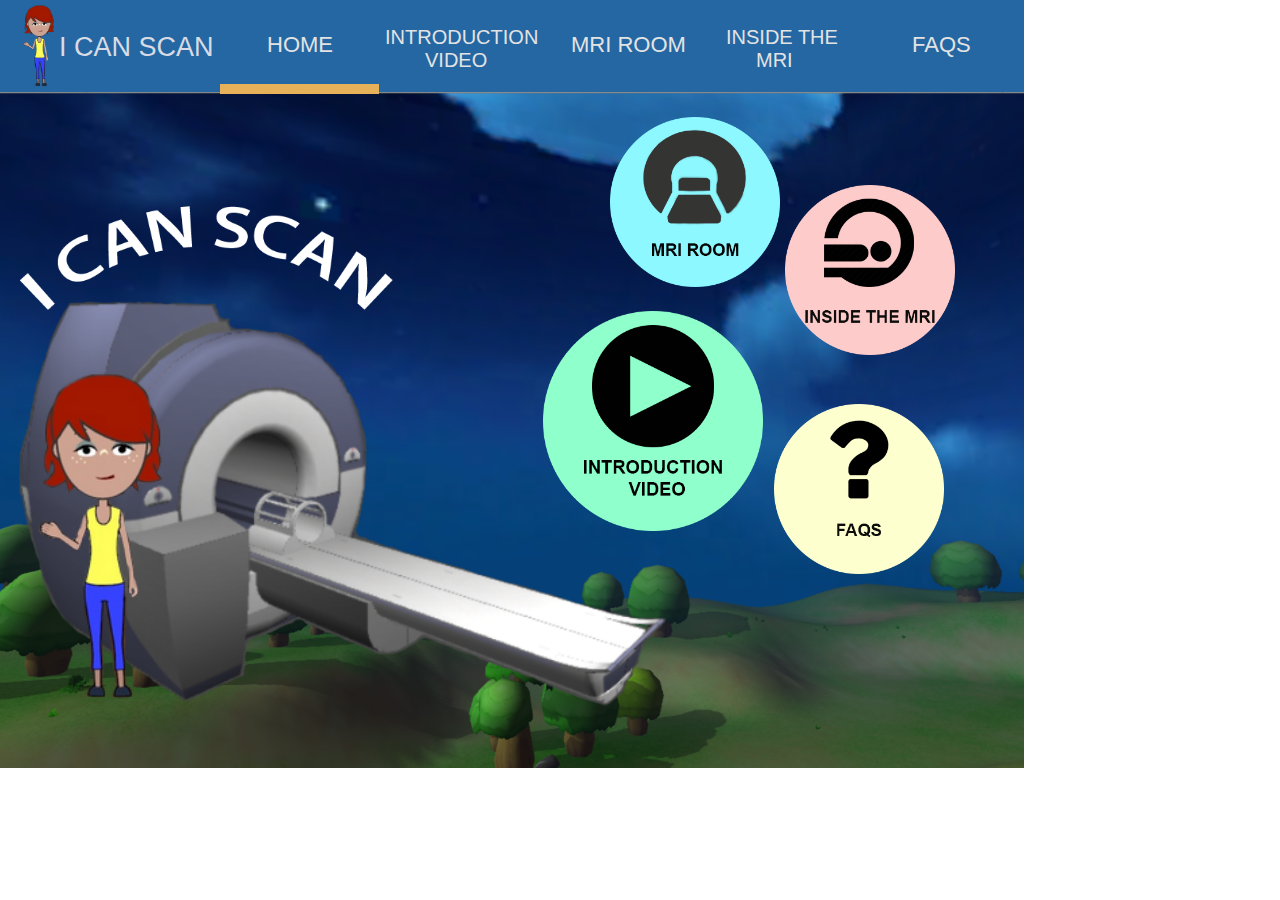
<file: index.html>
<!DOCTYPE html>
<html lang="en">
<head>
    <meta charset="UTF-8">
    <title>HomePage</title>

    <style>
        body{
            margin:0px;
        }
    </style>
</head>
<body>
<svg width="1024px" height="768px" viewBox="0 0 1024 768" version="1.1" xmlns="http://www.w3.org/2000/svg" xmlns:xlink="http://www.w3.org/1999/xlink" xmlns:sketch="http://www.bohemiancoding.com/sketch/ns">
    <g id="Page-1" stroke="none" stroke-width="1" fill="none" fill-rule="evenodd" sketch:type="MSPage">
        <g id="HomePage" sketch:type="MSArtboardGroup">
            <rect id="Rectangle-1" fill="#2467A3" sketch:type="MSShapeGroup" x="-1" y="0" width="1024" height="92"></rect>

            <image id="bg1" sketch:type="MSBitmapLayer" x="-97" y="92" width="1332" height="678" xlink:href="images/bg1.png"></image>
            <!--<image id="logo" sketch:type="MSBitmapLayer" x="30" y="156" width="300" height="170" xmlns:xlink="http://www.w3.org/1999/xlink" xlink:href="images/icanscan_logo_white.png"></image>-->
            <image id="logo" sketch:type="MSBitmapLayer" x="20" y="200" width="373" height="116" xlink:href="images/icanscan_logo_white.png"></image>
            <image id="mrimachine" sketch:type="MSBitmapLayer" x="18" y="178" width="650" height="650" xlink:href="images/mrimachine.png"></image>
            <image id="rilor" sketch:type="MSBitmapLayer" x="21" y="358" width="173" height="355" xlink:href="images/rilor.png"></image>
            <g id="rilor" sketch:type="MSLayerGroup" transform="translate(19.000000, 1.000000)">
                <image sketch:type="MSBitmapLayer" x="0" y="0" width="43" height="89" xlink:href="images/rilor.png"></image>
            </g>
            <text id="I-CAN-SCAN" sketch:type="MSTextLayer" font-family="Arial" font-size="27" font-weight="normal" fill="#D8DBE3">
                <tspan x="59" y="56">I CAN SCAN</tspan>
            </text>

            <rect id="Home" fill="#2467A3" sketch:type="MSShapeGroup" x="219" y="0" width="161" height="92"></rect>
            <rect id="intro-vid" fill="#2467A3" sketch:type="MSShapeGroup" x="380" y="0" width="161" height="92"></rect>
            <rect id="mriroom" fill="#2467A3" sketch:type="MSShapeGroup" x="541" y="0" width="161" height="92"></rect>
            <rect id="insidemri" fill="#2467A3" sketch:type="MSShapeGroup" x="702" y="0" width="161" height="92"></rect>
            <rect id="faqs" fill="#2467A3" sketch:type="MSShapeGroup" x="863" y="0" width="161" height="92"></rect>

            <text id="home-text" sketch:type="MSTextLayer" font-family="Arial" font-size="22" font-weight="normal"
                  fill="#E4E3E3">
                <tspan x="267" y="52">HOME</tspan>
            </text>
            <text id="intro-vid-text" sketch:type="MSTextLayer" font-family="Arial" font-size="20" font-weight="normal"
                  fill="#E3E3E3">
                <tspan x="385" y="44">INTRODUCTION</tspan>
                <tspan x="425" y="66.6542969">VIDEO</tspan>
            </text>
            <text id="indsidemri-text" sketch:type="MSTextLayer" font-family="Arial" font-size="20" font-weight="normal"
                  fill="#E3E3E3">
                <tspan x="726" y="44">INSIDE THE</tspan>
                <tspan x="756" y="66.6542969">MRI</tspan>
            </text>
            <text id="mriroom-text" sketch:type="MSTextLayer" font-family="Arial" font-size="22" font-weight="normal"
                  fill="#E3E3E3">
                <tspan x="571" y="52">MRI ROOM</tspan>
            </text>
            <text id="faqs-text" sketch:type="MSTextLayer" font-family="Arial" font-size="22" font-weight="normal"
                  fill="#E3E3E3">
                <tspan x="912" y="52">FAQS</tspan>
            </text>

            <rect id="Rectangle-7" fill="#E6B159" sketch:type="MSShapeGroup" x="220" y="84" width="159" height="10"></rect>

            <!--<circle id="intro-vid-bubble" stroke="#979797" fill="#8FFFCB" sketch:type="MSShapeGroup" cx="658.5" cy="408.5" r="107.5"></circle>-->
            <!--<circle id="mriroom-bubble" fill="#8DF8FF" sketch:type="MSShapeGroup" cx="659" cy="190" r="85"></circle>-->
            <!--<circle id="faqs-bubble" stroke="#979797" fill="#FEFFCF" sketch:type="MSShapeGroup" cx="874" cy="494" r="85"></circle>-->
            <image id="mriroom-bubble" sketch:type="MSBitmapLayer" x="610" y="117" width="170" height="170" xlink:href="images/mriroom.png"></image>
            <!--<circle id="insidemri-bubble" stroke="#979797" fill="#FECBCB" sketch:type="MSShapeGroup" cx="870" cy="289" r="85"></circle>-->
            <image id="insidemri-bubble" sketch:type="MSBitmapLayer" x="785" y="185" width="170" height="170" xlink:href="images/insidemri.png"></image>
            <image id="faqs-bubble" sketch:type="MSBitmapLayer" x="774" y="404" width="170" height="170" xlink:href="images/FAQS.png"></image>
            <!--<text id="INTRODUCTION" fill-opacity="0.850656703" fill="#343432" sketch:type="MSTextLayer" font-family="Arial" font-size="22" font-weight="bold">
                <tspan x="577" y="465">INTRODUCTION</tspan>
                <tspan x="622" y="490.719727">VIDEO</tspan>
            </text>-->
            <!--<text id="MRI-ROOM" sketch:type="MSTextLayer" font-family="Arial" font-size="22" font-weight="bold" fill="#415249">
                <tspan x="604" y="244">MRI ROOM</tspan>
            </text>-->
            <!--<text id="INSIDE-THE-" sketch:type="MSTextLayer" font-family="Arial" font-size="20" font-weight="bold" fill="#415249">
                <tspan x="815" y="330">INSIDE THE </tspan>
                <tspan x="855" y="352.654297">MRI</tspan>
            </text>-->
            <!--<text id="FAQS" sketch:type="MSTextLayer" font-family="Arial" font-size="22" font-weight="bold" fill="#415249">
                <tspan x="848" y="546">FAQS</tspan>
            </text>-->
            <image id="intro-vid-bubble" sketch:type="MSBitmapLayer" x="543" y="311" width="220" height="220" xlink:href="images/introduction.png"></image>
        </g>
    </g>
</svg>
<script src="js/jquery-1.11.3.min.js"></script>
<script>
    $("#Home, #home-text").click(function(){
        window.location.href = "index.html";
    });
    $("#intro-vid, #intro-vid-bubble, #intro-vid-text").click(function(){
        window.location.href = "introvid.html";
    });
    $("#mriroom,#mriroom-bubble, #mriroom-text").click(function(){
        window.location.href = "mriroom.html";
    });
    $("#insidemri,#insidemri-bubble, #insidemri-text").click(function(){
        window.location.href = "insidemri.html";
    });
    $("#faqs,#faqs-bubble,#faqs-text").click(function(){
        window.location.href = "FAQs.html";
    });
</script>
</body>
</html>
</file>
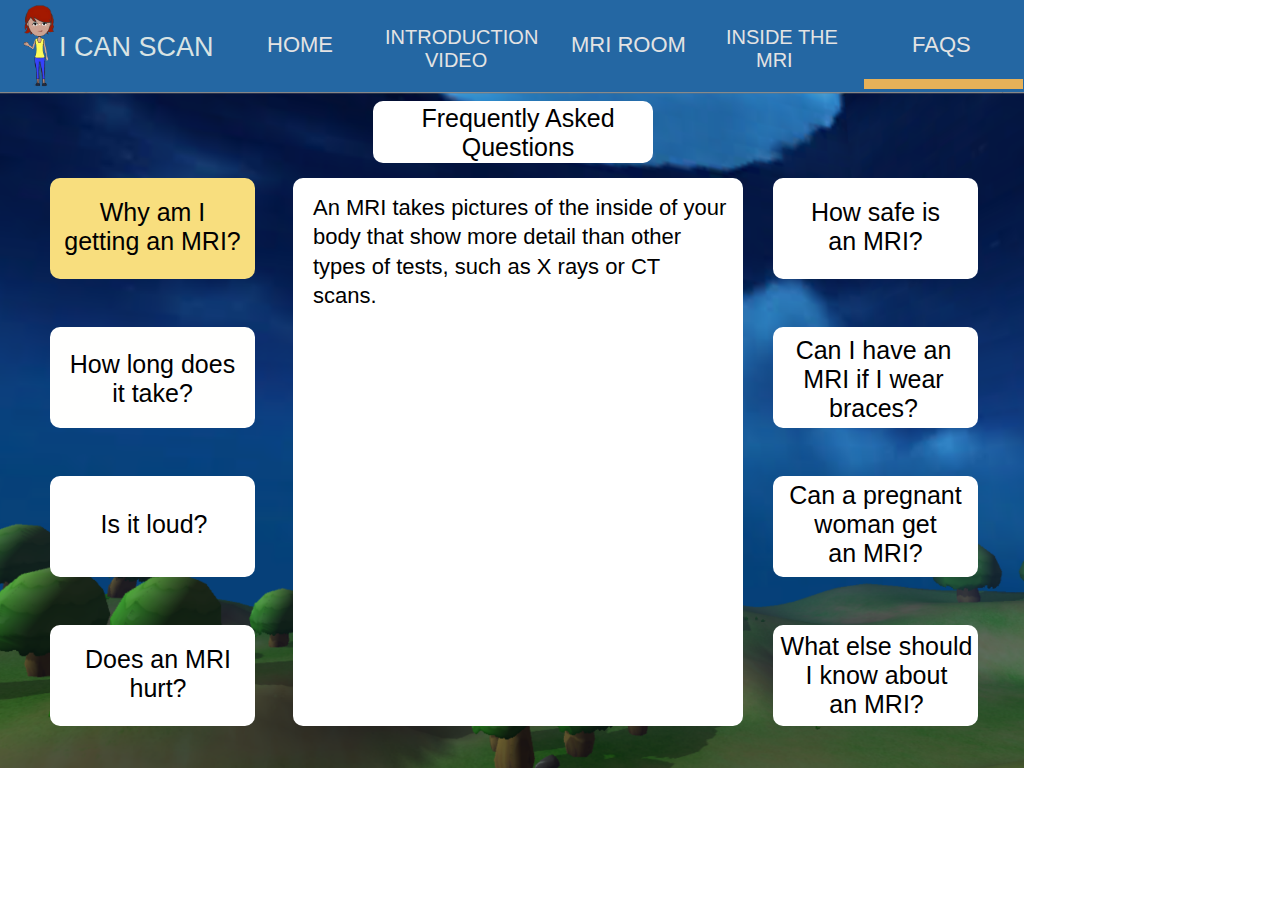
<file: FAQs.html>
<!DOCTYPE html>
<html lang="en">
<head>
    <meta charset="UTF-8">
    <title>FAQs</title>

    <style>
        .hidden {
            display: none;
        }

        .yellowquestion {
            fill: #F8DE7E;
        }

        .whitequestion {
            fill: white;
        }

        body {
            margin: 0px;
        }
    </style>
</head>
<body>
<svg width="1024px" height="768px" viewBox="0 0 1024 768" version="1.1" xmlns="http://www.w3.org/2000/svg"
     xmlns:xlink="http://www.w3.org/1999/xlink" xmlns:sketch="http://www.bohemiancoding.com/sketch/ns">
    <g id="Page-1" stroke="none" stroke-width="1" fill="none" fill-rule="evenodd" sketch:type="MSPage">
        <g id="FAQs" sketch:type="MSArtboardGroup">
            <rect id="Rectangle-1" fill="#2467A3" sketch:type="MSShapeGroup" x="-1" y="0" width="1024"
                  height="92"></rect>
            <image id="bg1" sketch:type="MSBitmapLayer" x="-97" y="92" width="1332" height="678"
                   xlink:href="images/bg1.png"></image>
            <g id="rilor" sketch:type="MSLayerGroup" transform="translate(19.000000, 1.000000)">
                <image sketch:type="MSBitmapLayer" x="0" y="0" width="43" height="89"
                       xlink:href="images/rilor.png"></image>
            </g>
            <text id="I-CAN-SCAN" sketch:type="MSTextLayer" font-family="Arial" font-size="27" font-weight="normal"
                  fill="#D8E3E3">
                <tspan x="59" y="56">I CAN SCAN</tspan>
            </text>

            <rect id="Home" fill="#2467A3" sketch:type="MSShapeGroup" x="219" y="0" width="161" height="92"></rect>
            <rect id="intro-vid" fill="#2467A3" sketch:type="MSShapeGroup" x="380" y="0" width="161" height="92"></rect>
            <rect id="mriroom" fill="#2467A3" sketch:type="MSShapeGroup" x="541" y="0" width="161" height="92"></rect>
            <rect id="insidemri" fill="#2467A3" sketch:type="MSShapeGroup" x="702" y="0" width="161" height="92"></rect>
            <rect id="faqs" fill="#2467A3" sketch:type="MSShapeGroup" x="863" y="0" width="161" height="92"></rect>

            <text id="home-text" sketch:type="MSTextLayer" font-family="Arial" font-size="22" font-weight="normal"
                  fill="#E4E3E3">
                <tspan x="267" y="52">HOME</tspan>
            </text>
            <text id="intro-vid-text" sketch:type="MSTextLayer" font-family="Arial" font-size="20" font-weight="normal"
                  fill="#E3E3E3">
                <tspan x="385" y="44">INTRODUCTION</tspan>
                <tspan x="425" y="66.6542969">VIDEO</tspan>
            </text>
            <text id="indsidemri-text" sketch:type="MSTextLayer" font-family="Arial" font-size="20" font-weight="normal"
                  fill="#E3E3E3">
                <tspan x="726" y="44">INSIDE THE</tspan>
                <tspan x="756" y="66.6542969">MRI</tspan>
            </text>
            <text id="mriroom-text" sketch:type="MSTextLayer" font-family="Arial" font-size="22" font-weight="normal"
                  fill="#E3E3E3">
                <tspan x="571" y="52">MRI ROOM</tspan>
            </text>
            <text id="faqs-text" sketch:type="MSTextLayer" font-family="Arial" font-size="22" font-weight="normal"
                  fill="#E3E3E3">
                <tspan x="912" y="52">FAQS</tspan>
            </text>

            <rect id="Rectangle-7" fill="#E6B159" sketch:type="MSShapeGroup" x="864" y="79" width="159"
                  height="10"></rect>
            <rect id="question21" fill="#F8DE7E" sketch:type="MSShapeGroup" x="50" y="178" width="205" height="101"
                  rx="10"></rect>
            <rect id="question22" fill="#FFFFFE" sketch:type="MSShapeGroup" x="50" y="327" width="205" height="101"
                  rx="10"></rect>
            <rect id="question23" fill="#FFFFFF" sketch:type="MSShapeGroup" x="50" y="476" width="205" height="101"
                  rx="10"></rect>

            <rect id="question24" fill="#FFFFFF" sketch:type="MSShapeGroup" x="50" y="625" width="205" height="101"
                  rx="10"></rect>

            <rect id="question25" fill="#FFFFFF" sketch:type="MSShapeGroup" x="773" y="178" width="205" height="101"
                  rx="10"></rect>

            <rect id="question26" fill="#FFFFFF" sketch:type="MSShapeGroup" x="773" y="327" width="205" height="101"
                  rx="10"></rect>

            <rect id="question27" fill="#FFFFFF" sketch:type="MSShapeGroup" x="773" y="476" width="205" height="101"
                  rx="10"></rect>

            <rect id="question28" fill="#FFFFFF" sketch:type="MSShapeGroup" x="773" y="625" width="205" height="101"
                  rx="10"></rect>


            <rect id="Rectangle-38" fill="#FFFFFF" sketch:type="MSShapeGroup" x="293" y="178" width="450" height="548"
                  rx="10"></rect>
            <rect id="Rectangle-39" fill="#FFFFFF" sketch:type="MSShapeGroup" x="373" y="101" width="280" height="62"
                  rx="10"></rect>


            <text id="Why-am-I-" sketch:type="MSTextLayer" font-family="Arial" font-size="25" font-weight="normal"
                  sketch:alignment="middle" fill="#000000">
                <tspan x="99.7167969" y="221">Why am I</tspan>
                <tspan x="64.2553711" y="249.817871">getting an MRI?</tspan>
            </text>
            <rect id="question1" fill="#F8DE7E00" sketch:type="MSShapeGroup" x="50" y="178" width="205" height="101"
                  rx="10"></rect>

            <text id="How-long-does" sketch:type="MSTextLayer" font-family="Arial" font-size="25" font-weight="normal"
                  sketch:alignment="middle" fill="#000000">
                <tspan x="69.8095703" y="373">How long does</tspan>
                <tspan x="112.198486" y="401.817871">it take?</tspan>
            </text>
            <rect id="question2" fill="#FFFFFE00" sketch:type="MSShapeGroup" x="50" y="327" width="205" height="101"
                  rx="10"></rect>

            <text id="Is-it-loud?" sketch:type="MSTextLayer" font-family="Arial" font-size="25" font-weight="normal"
                  sketch:alignment="middle" fill="#000000">
                <tspan x="100.496582" y="533">Is it loud?</tspan>
            </text>
            <rect id="question3" fill="#FFFFFE00" sketch:type="MSShapeGroup" x="50" y="476" width="205" height="101"
                  rx="10"></rect>

            <text id="Does-an-MRI" sketch:type="MSTextLayer" font-family="Arial" font-size="25" font-weight="normal"
                  sketch:alignment="middle" fill="#000000">
                <tspan x="85.0568848" y="668">Does an MRI</tspan>
                <tspan x="129.508789" y="696.817871">hurt?</tspan>
            </text>
            <rect id="question4" fill="#FFFFFE00" sketch:type="MSShapeGroup" x="50" y="625" width="205" height="101"
                  rx="10"></rect>

            <text id="How-safe-is-" sketch:type="MSTextLayer" font-family="Arial" font-size="25" font-weight="normal"
                  sketch:alignment="middle" fill="#000000">
                <tspan x="810.894287" y="221">How safe is</tspan>
                <tspan x="828.258789" y="249.817871">an MRI?</tspan>
            </text>
            <rect id="question5" fill="#FFFFFE00" sketch:type="MSShapeGroup" x="773" y="178" width="205" height="101"
                  rx="10"></rect>

            <text id="Can-I-have-an-" sketch:type="MSTextLayer" font-family="Arial" font-size="25" font-weight="normal"
                  sketch:alignment="middle" fill="#000000">
                <tspan x="795.667969" y="359">Can I have an</tspan>
                <tspan x="803.352295" y="387.817871">MRI if I wear</tspan>
                <tspan x="829.029785" y="416.635742">braces?</tspan>
            </text>
            <rect id="question6" fill="#FFFFFE00" sketch:type="MSShapeGroup" x="773" y="327" width="205" height="101"
                  rx="10"></rect>

            <text id="Can-a-pregnant" sketch:type="MSTextLayer" font-family="Arial" font-size="25" font-weight="normal"
                  sketch:alignment="middle" fill="#000000">
                <tspan x="789.324463" y="504">Can a pregnant</tspan>
                <tspan x="814.35498" y="532.817871">woman get</tspan>
                <tspan x="828.258789" y="561.635742">an MRI?</tspan>
            </text>
            <rect id="question7" fill="#FFFFFE00" sketch:type="MSShapeGroup" x="773" y="476" width="205" height="101"
                  rx="10"></rect>

            <text id="What-else-should" sketch:type="MSTextLayer" font-family="Arial" font-size="25"
                  font-weight="normal" sketch:alignment="middle" fill="#000000">
                <tspan x="780.61377" y="655">What else should</tspan>
                <tspan x="805.619873" y="683.817871">I know about</tspan>
                <tspan x="829.258789" y="712.635742">an MRI?</tspan>
            </text>
            <rect id="question8" fill="#FFFFFE00" sketch:type="MSShapeGroup" x="773" y="625" width="205" height="101"
                  rx="10"></rect>

            <text id="Frequently-Asked-" sketch:type="MSTextLayer" font-family="Arial" font-size="25"
                  font-weight="normal" sketch:alignment="middle" fill="#000000">
                <tspan x="421.417969" y="127">Frequently Asked</tspan>
                <tspan x="461.719482" y="155.817871">Questions</tspan>
            </text>


            <text class="hidden" id="answer5" sketch:type="MSTextLayer" font-family="Arial" font-size="18"
                  font-weight="normal" fill="#000000">
                <tspan x="313" y="211">For most people, the MRI is very safe if you do not</tspan>
                <tspan x="313" y="234.588867">have metal in or on your body. The MRI uses</tspan>
                <tspan x="313" y="258.177734">magnets that can pull on and heat up many types</tspan>
                <tspan x="313" y="281.766602">of metal, and damage things made of metal. You</tspan>
                <tspan x="313" y="305.355469">must take off your watch and jewelry before an</tspan>
                <tspan x="313" y="328.944336">MRI. You should remove makeup, hairspray, and</tspan>
                <tspan x="313" y="352.533203">nail polish, as some of these may be made with</tspan>
                <tspan x="313" y="376.12207">metal. People who have metal in their bodies from</tspan>
                <tspan x="313" y="399.710938">accidents or who have metal implants like cochlear</tspan>
                <tspan x="313" y="423.299805">implants or pacemakers may not be able to have an</tspan>
                <tspan x="313" y="446.888672">MRI. Some types of tattoos or permanent makeup</tspan>
                <tspan x="313" y="470.477539">made with metal may heat up in an MRI and hurt</tspan>
                <tspan x="313" y="494.066406">your skin. You should talk with your doctor about</tspan>
                <tspan x="313" y="517.655273">these issues.</tspan>
                <tspan x="313" y="551.244141">The MRI magnets can also damage computers,</tspan>
                <tspan x="313" y="574.833008">bank cards, and credit cards, so leave them outside</tspan>
                <tspan x="313" y="598.421875">the MRI in a locker or with a family member.</tspan>
                <tspan x="313" y="632.010742">Some people need a special type of dye with an</tspan>
                <tspan x="313" y="655.599609">MRI. If you have a history of severe liver or kidney</tspan>
                <tspan x="313" y="679.188477">problems, or a history of allergy to the dye, you</tspan>
                <tspan x="313" y="702.777344">might not be able to get the dye.</tspan>
            </text>
            <text class="hidden" id="answer2" sketch:type="MSTextLayer" font-family="Arial" font-size="22"
                  font-weight="normal" fill="#000000">
                <tspan x="313" y="215">Usually 1 to 1 ½ hours, but it can be much</tspan>
                <tspan x="313" y="244.469727">shorter or longer, depending on what is</tspan>
                <tspan x="313" y="273.939453">ordered. Ask your doctor.</tspan>
                <tspan x="313" y="313.40918"></tspan>
            </text>
            <text id="answer1" sketch:type="MSTextLayer" font-family="Arial" font-size="22" font-weight="normal"
                  fill="#000000">
                <tspan x="313" y="215">An MRI takes pictures of the inside of your</tspan>
                <tspan x="313" y="244.469727">body that show more detail than other</tspan>
                <tspan x="313" y="273.939453">types of tests, such as X rays or CT</tspan>
                <tspan x="313" y="303.40918">scans.</tspan>
            </text>
            <text class="hidden" id="answer3" sketch:type="MSTextLayer" font-family="Arial" font-size="22"
                  font-weight="normal" fill="#000000">
                <tspan x="313" y="215">Yes, the MRI makes a lot of noise as it</tspan>
                <tspan x="313" y="244.469727">works. You will wear earphones or</tspan>
                <tspan x="313" y="273.939453">earplugs in the scanner. ICANSCAN will</tspan>
                <tspan x="313" y="303.40918">give you some examples of MRI sounds.</tspan>
                <tspan x="313" y="342.878906"></tspan>
                <tspan x="313" y="382.348633"></tspan>
            </text>
            <text class="hidden" id="answer4" sketch:type="MSTextLayer" font-family="Arial" font-size="22"
                  font-weight="normal" fill="#000000">
                <tspan x="313" y="215">An MRI does not hurt. Some people find</tspan>
                <tspan x="313" y="244.469727">being in the MRI tube hard because they</tspan>
                <tspan x="313" y="273.939453">do not like to be in a small space. We</tspan>
                <tspan x="313" y="303.40918">hope ICANSCAN will help you get used to</tspan>
                <tspan x="313" y="332.878906">it.</tspan>
                <tspan x="313" y="372.348633">Some people need an injection of dye with</tspan>
                <tspan x="313" y="401.818359">an MRI. Putting the dye in may be a little</tspan>
                <tspan x="313" y="431.288086">uncomfortable for a few moments.</tspan>
                <tspan x="313" y="470.757812"></tspan>
                <tspan x="313" y="510.507812"></tspan>
                <tspan x="313" y="549.977539"></tspan>
            </text>
            <text class="hidden" id="answer6" sketch:type="MSTextLayer" font-family="Arial" font-size="22"
                  font-weight="normal" fill="#000000">
                <tspan x="313" y="215">You should be able to go into the scanner</tspan>
                <tspan x="313" y="244.469727">safely. But, if you need an MRI of your</tspan>
                <tspan x="313" y="273.939453">face, sinuses and/or brain, the braces and</tspan>
                <tspan x="313" y="303.40918">retainer might cause big problems with the</tspan>
                <tspan x="313" y="332.878906">MRI picture. Talk about this with your</tspan>
                <tspan x="313" y="362.348633">doctor.</tspan>
                <tspan x="313" y="401.818359"></tspan>
                <tspan x="313" y="441.288086"></tspan>
                <tspan x="313" y="481.038086"></tspan>
                <tspan x="313" y="520.507812"></tspan>
            </text>
            <text class="hidden" id="answer7" sketch:type="MSTextLayer" font-family="Arial" font-size="22"
                  font-weight="normal" fill="#000000">
                <tspan x="313" y="215">If you could be pregnant, you should talk</tspan>
                <tspan x="313" y="244.469727">with your doctor before the MRI. MRI is</tspan>
                <tspan x="313" y="273.939453">sometimes used in pregnant women, but</tspan>
                <tspan x="313" y="303.40918">the risks are not completely known.</tspan>
                <tspan x="313" y="342.878906"></tspan>
                <tspan x="313" y="382.628906"></tspan>
                <tspan x="313" y="422.098633"></tspan>
                <tspan x="313" y="461.848633"></tspan>
                <tspan x="313" y="501.318359"></tspan>
            </text>
            <text class="hidden" id="answer8" sketch:type="MSTextLayer" font-family="Arial" font-size="22"
                  font-weight="normal" fill="#000000">
                <tspan x="313" y="215">The room is usually kept cold to help the</tspan>
                <tspan x="313" y="244.469727">MRI work well. Most MRI scanners have</tspan>
                <tspan x="313" y="273.939453">blankets if you need them- ask when you</tspan>
                <tspan x="313" y="303.40918">make your appointment.</tspan>
                <tspan x="313" y="342.878906"></tspan>
                <tspan x="313" y="382.628906"></tspan>
                <tspan x="313" y="422.378906"></tspan>
                <tspan x="313" y="461.848633"></tspan>
                <tspan x="313" y="501.598633"></tspan>
                <tspan x="313" y="541.068359"></tspan>
            </text>
            <text class="hidden" id="An-MRI-scan-takes-a-" sketch:type="MSTextLayer" font-family="Arial" font-size="22"
                  font-weight="normal" fill="#000000">
                <tspan x="313" y="215">An MRI scan takes a picture of the inside</tspan>
                <tspan x="313" y="244.469727">of your body. It shows us what the inside</tspan>
                <tspan x="313" y="273.939453">looks like, not what you are thinking or</tspan>
                <tspan x="313" y="303.40918">feeling. The machine makes a lot of noise,</tspan>
                <tspan x="313" y="332.878906">so you will wear earphones so it is not so</tspan>
                <tspan x="313" y="362.348633">loud. You need to go inside a tube to get</tspan>
                <tspan x="313" y="391.818359">the picture, but your mom, dad or other</tspan>
                <tspan x="313" y="421.288086">guardian can stand right outside the tube</tspan>
                <tspan x="313" y="450.757812">and keep you company. You need to be</tspan>
                <tspan x="313" y="480.227539">very still to get a good picture.</tspan>
                <tspan x="313" y="519.697266">Here are a few Frequently Asked</tspan>
                <tspan x="313" y="549.166992">Questions (F.A.Q.s).Click on any question,</tspan>
                <tspan x="313" y="578.636719">to view it’s answer.</tspan>
                <tspan x="496.003906" y="578.636719" font-family="Times New Roman" font-size="11"></tspan>
                <tspan x="313" y="618.106445"></tspan>
                <tspan x="313" y="657.576172"></tspan>
                <tspan x="313" y="697.326172"></tspan>
                <tspan x="313" y="737.076172"></tspan>
                <tspan x="313" y="776.545898"></tspan>
                <tspan x="313" y="816.295898"></tspan>
                <tspan x="313" y="855.765625"></tspan>
            </text>
        </g>
    </g>
</svg>
<script src="js/jquery-1.11.3.min.js"></script>
<script>
    $("#Home, #home-text").click(function () {
        window.location.href = "index.html";
    });
    $("#intro-vid, #intro-vid-bubble, #intro-vid-text").click(function () {
        window.location.href = "introvid.html";
    });
    $("#mriroom,#mriroom-bubble, #mriroom-text").click(function () {
        window.location.href = "mriroom.html";
    });
    $("#insidemri,#insidemri-bubble, #insidemri-text").click(function () {
        window.location.href = "insidemri.html";
    });
    $("#faqs,#faqs-bubble,#faqs-text").click(function () {
        window.location.href = "FAQs.html";
    });

    var currentanswer = "#answer1";
    var currentquestion = "#question21";
    $("#question1").click(function () {
        $(currentquestion).css("fill", "white");
        currentquestion = "#question21";
        $(currentquestion).css("fill", "#F8DE7E");

        $(currentanswer).css("display", "none");
        currentanswer = "#answer1";
        $(currentanswer).css("display", "block");
    });
    $("#question2").click(function () {
        $(currentquestion).css("fill", "white");
        currentquestion = "#question22";
        $(currentquestion).css("fill", "#F8DE7E");

        $(currentanswer).css("display", "none");
        currentanswer = "#answer2";
        $(currentanswer).css("display", "block");
    });
    $("#question3").click(function () {
        $(currentquestion).css("fill", "white");
        currentquestion = "#question23";
        $(currentquestion).css("fill", "#F8DE7E");

        $(currentanswer).css("display", "none");
        currentanswer = "#answer3";
        $(currentanswer).css("display", "block");
    });
    $("#question4").click(function () {
        $(currentquestion).css("fill", "white");
        currentquestion = "#question24";
        $(currentquestion).css("fill", "#F8DE7E");

        $(currentanswer).css("display", "none");
        currentanswer = "#answer4";
        $(currentanswer).css("display", "block");
    });
    $("#question5").click(function () {
        $(currentquestion).css("fill", "white");
        currentquestion = "#question25";
        $(currentquestion).css("fill", "#F8DE7E");

        $(currentanswer).css("display", "none");
        currentanswer = "#answer5";
        $(currentanswer).css("display", "block");
    });
    $("#question6").click(function () {
        $(currentquestion).css("fill", "white");
        currentquestion = "#question26";
        $(currentquestion).css("fill", "#F8DE7E");

        $(currentanswer).css("display", "none");
        currentanswer = "#answer6";
        $(currentanswer).css("display", "block");
    });
    $("#question7").click(function () {
        $(currentquestion).css("fill", "white");
        currentquestion = "#question27";
        $(currentquestion).css("fill", "#F8DE7E");

        $(currentanswer).css("display", "none");
        currentanswer = "#answer7";
        $(currentanswer).css("display", "block");
    });
    $("#question8").click(function () {
        $(currentquestion).css("fill", "white");
        currentquestion = "#question28";
        $(currentquestion).css("fill", "#F8DE7E");

        $(currentanswer).css("display", "none");
        currentanswer = "#answer8";
        $(currentanswer).css("display", "block");
    });
</script>
</body>
</html>
</file>
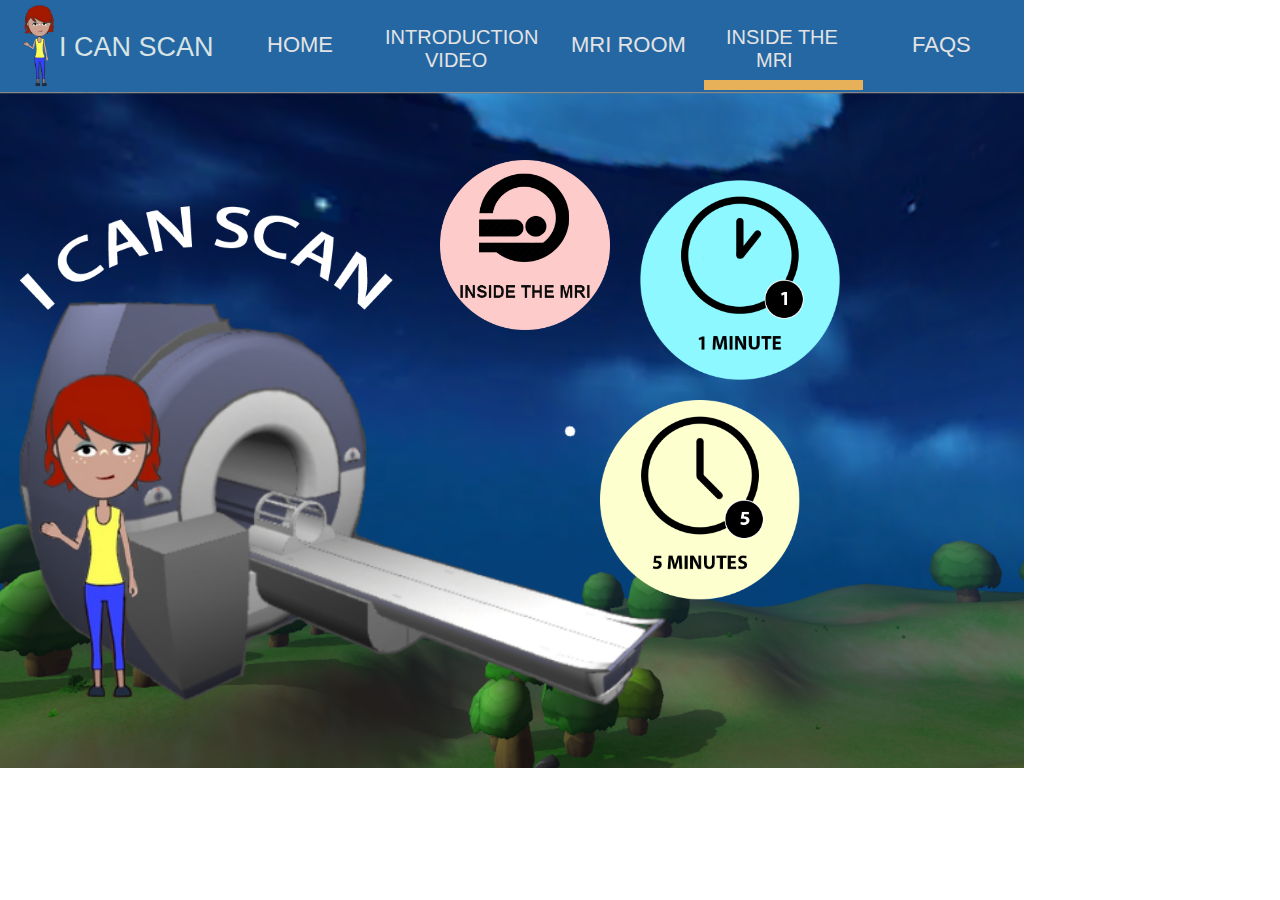
<file: insidemri.html>
<!DOCTYPE html>
<html lang="en">
<head>
    <meta charset="UTF-8">
    <title>Inside the MRI</title>

    <style>
        body {
            margin: 0px;
        }
    </style>
</head>
<body>
<svg width="1024px" height="768px" viewBox="0 0 1024 768" version="1.1" xmlns="http://www.w3.org/2000/svg"
     xmlns:xlink="http://www.w3.org/1999/xlink" xmlns:sketch="http://www.bohemiancoding.com/sketch/ns">
    <g id="Page-1" stroke="none" stroke-width="1" fill="none" fill-rule="evenodd" sketch:type="MSPage">
        <g id="Inside-the-MRI" sketch:type="MSArtboardGroup">
            <rect id="Rectangle-1" fill="#2467A3" sketch:type="MSShapeGroup" x="-1" y="0" width="1024"
                  height="92"></rect>
            <image id="bg1" sketch:type="MSBitmapLayer" x="-97" y="92" width="1332" height="678"
                   xlink:href="images/bg1.png"></image>
            <!--<image id="logo" sketch:type="MSBitmapLayer" x="30" y="156" width="300" height="170" xmlns:xlink="http://www.w3.org/1999/xlink" xlink:href="images/icanscan_logo_white.png"></image>-->
            <image id="logo" sketch:type="MSBitmapLayer" x="20" y="200" width="373" height="116" xlink:href="images/icanscan_logo_white.png"></image>
            <image id="mrimachine" sketch:type="MSBitmapLayer" x="18" y="178" width="650" height="650"
                   xlink:href="images/mrimachine.png"></image>
            <image id="rilor" sketch:type="MSBitmapLayer" x="21" y="358" width="173" height="355"
                   xlink:href="images/rilor.png"></image>
            <g id="rilor" sketch:type="MSLayerGroup" transform="translate(19.000000, 1.000000)">
                <image sketch:type="MSBitmapLayer" x="0" y="0" width="43" height="89"
                       xlink:href="images/rilor.png"></image>
            </g>
            <text id="I-CAN-SCAN" sketch:type="MSTextLayer" font-family="Arial" font-size="27" font-weight="normal"
                  fill="#D8E3E3">
                <tspan x="59" y="56">I CAN SCAN</tspan>
            </text>

            <rect id="Home" fill="#2467A3" sketch:type="MSShapeGroup" x="219" y="0" width="161" height="92"></rect>
            <rect id="intro-vid" fill="#2467A3" sketch:type="MSShapeGroup" x="380" y="0" width="161" height="92"></rect>
            <rect id="mriroom" fill="#2467A3" sketch:type="MSShapeGroup" x="541" y="0" width="161" height="92"></rect>
            <rect id="insidemri" fill="#2467A3" sketch:type="MSShapeGroup" x="702" y="0" width="161" height="92"></rect>
            <rect id="faqs" fill="#2467A3" sketch:type="MSShapeGroup" x="863" y="0" width="161" height="92"></rect>

            <text id="home-text" sketch:type="MSTextLayer" font-family="Arial" font-size="22" font-weight="normal"
                  fill="#E4E3E3">
                <tspan x="267" y="52">HOME</tspan>
            </text>
            <text id="intro-vid-text" sketch:type="MSTextLayer" font-family="Arial" font-size="20" font-weight="normal"
                  fill="#E3E3E3">
                <tspan x="385" y="44">INTRODUCTION</tspan>
                <tspan x="425" y="66.6542969">VIDEO</tspan>
            </text>
            <text id="indsidemri-text" sketch:type="MSTextLayer" font-family="Arial" font-size="20" font-weight="normal"
                  fill="#E3E3E3">
                <tspan x="726" y="44">INSIDE THE</tspan>
                <tspan x="756" y="66.6542969">MRI</tspan>
            </text>
            <text id="mriroom-text" sketch:type="MSTextLayer" font-family="Arial" font-size="22" font-weight="normal"
                  fill="#E3E3E3">
                <tspan x="571" y="52">MRI ROOM</tspan>
            </text>
            <text id="faqs-text" sketch:type="MSTextLayer" font-family="Arial" font-size="22" font-weight="normal"
                  fill="#E3E3E3">
                <tspan x="912" y="52">FAQS</tspan>
            </text>

            <rect id="Rectangle-7" fill="#E6B159" sketch:type="MSShapeGroup" x="704" y="80" width="159"
                  height="10"></rect>

            <image id="fivemin-bubble" sketch:type="MSBitmapLayer" x="600" y="400" width="200" height="200"
                   xlink:href="images/5min.png"></image>
            <image id="onemin-bubble" sketch:type="MSBitmapLayer" x="640" y="180" width="200" height="200"
                   xlink:href="images/1min.png"></image>

            <image id="insidemri-bubble" sketch:type="MSBitmapLayer" x="440" y="160" width="170" height="170"
                   xlink:href="images/insidemri.png"></image>

        </g>
    </g>
</svg>
<script src="js/jquery-1.11.3.min.js"></script>
<script>

    $("#Home, #home-text").click(function () {
        window.location.href = "index.html";
    });
    $("#intro-vid, #intro-vid-bubble, #intro-vid-text").click(function () {
        window.location.href = "introvid.html";
    });
    $("#mriroom,#mriroom-bubble, #mriroom-text").click(function () {
        window.location.href = "mriroom.html";
    });
    $("#insidemri,#insidemri-bubble, #insidemri-text").click(function () {
        window.location.href = "insidemri.html";
    });
    $("#faqs,#faqs-bubble,#faqs-text").click(function () {
        window.location.href = "FAQs.html";
    });
    $("#onemin-bubble").click(function () {
        window.location.href = "mriexps.html";
    });

    $("#fivemin-bubble").click(function () {
        window.location.href = "mriexpl.html";
    });
</script>
</body>
</html>
</file>
